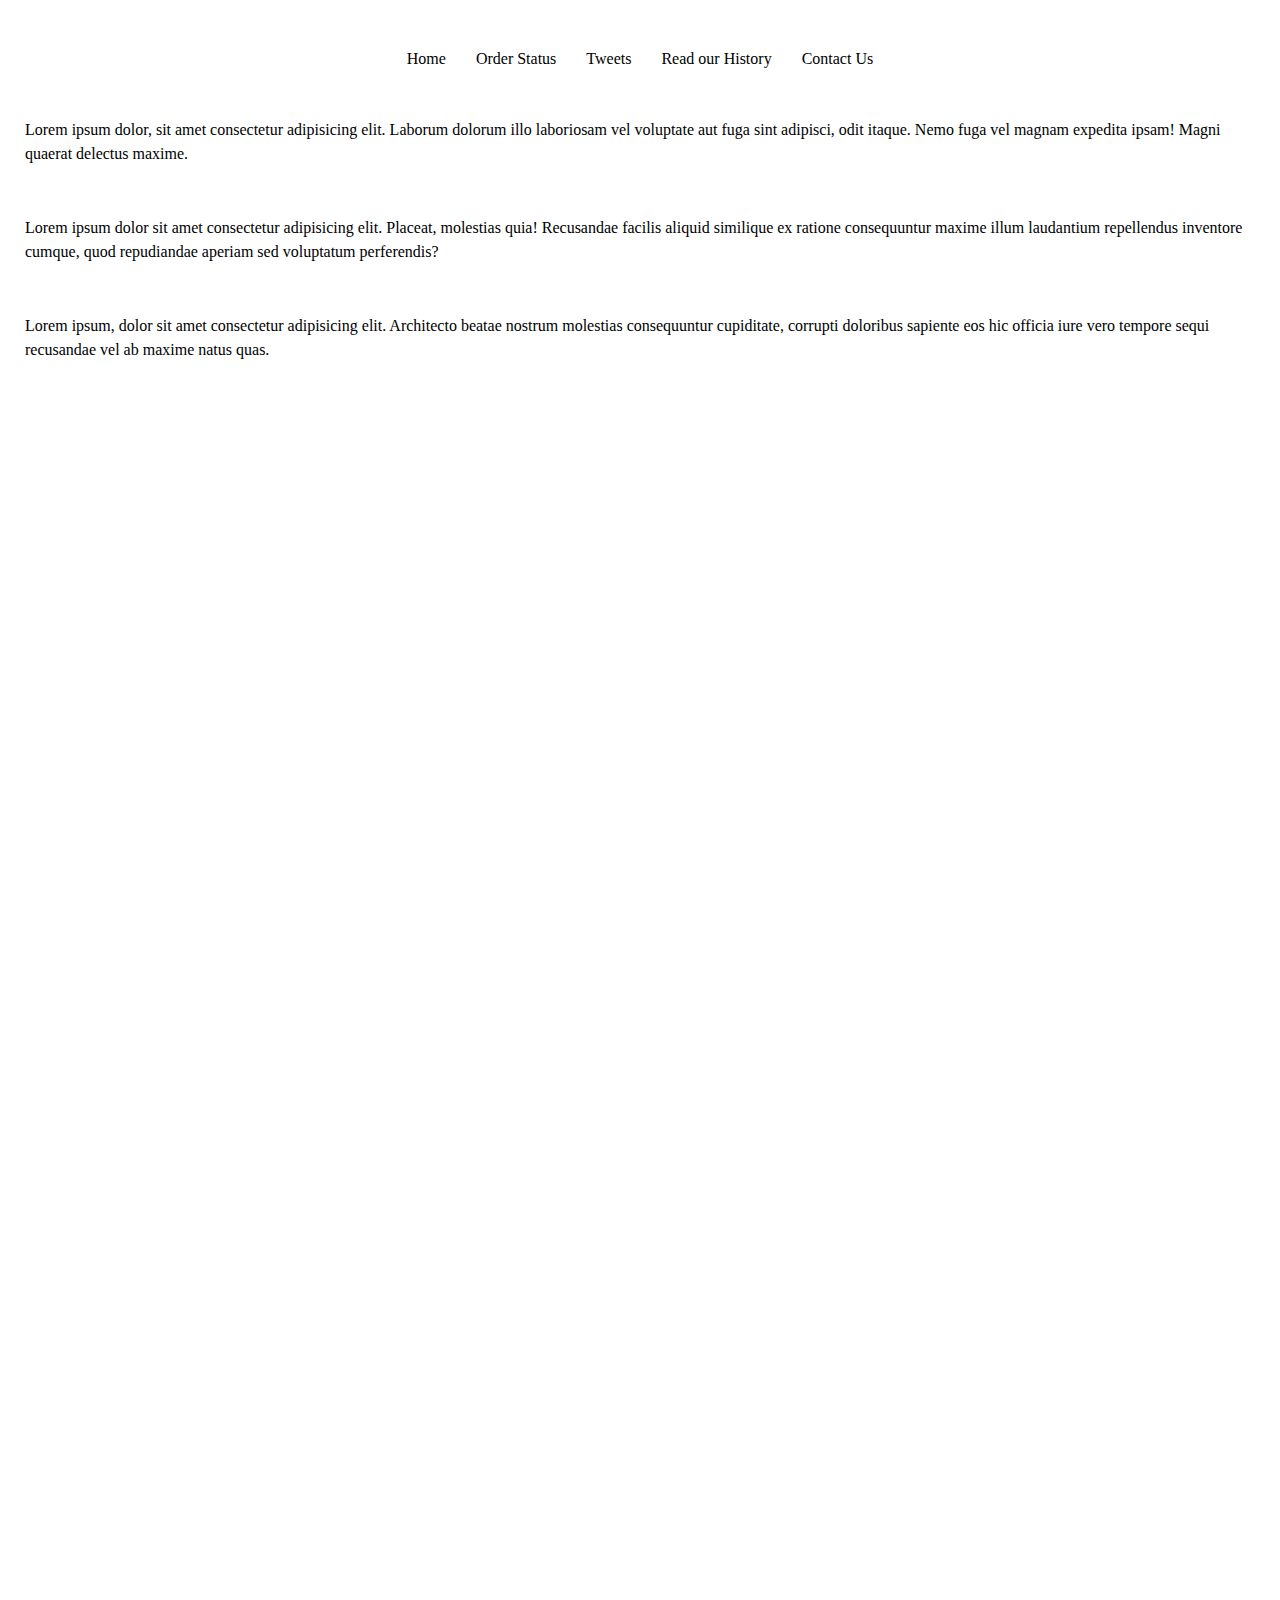
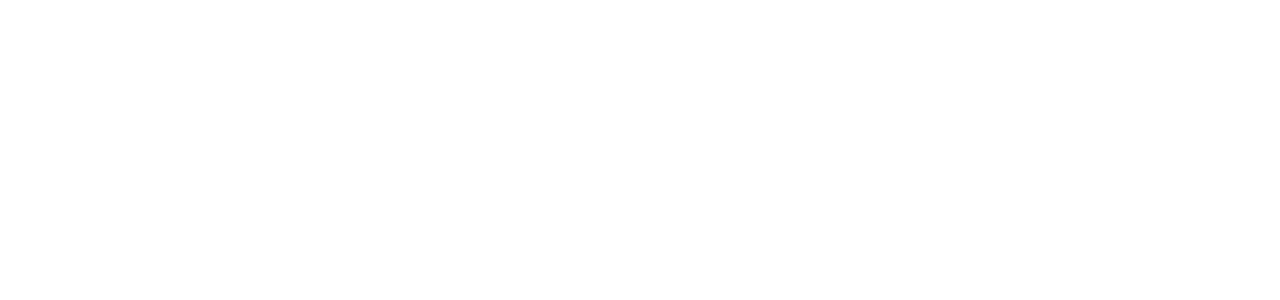
<file: links-follow/index.html>
<!DOCTYPE html>
<html lang="en">

<head>
    <meta charset="UTF-8">
    <meta name="viewport" content="width=device-width, initial-scale=1.0">
    <title>Follow Links</title>
    <link rel="stylesheet" href="./style.css">

</head>

<body>
    <nav>
        <ul>
            <li><a href="">Home</a></li>
            <li><a href="">Order Status</a></li>
            <li><a href="">Tweets</a></li>
            <li><a href="">Read our History</a></li>
            <li><a href="">Contact Us</a></li>
        </ul>
    </nav>

    <article>
        <p>Lorem ipsum dolor, sit amet consectetur adipisicing elit. Laborum dolorum illo laboriosam vel voluptate aut fuga sint adipisci, odit itaque. Nemo fuga vel magnam expedita ipsam! Magni quaerat delectus maxime.</p>

        <p>Lorem ipsum dolor sit amet consectetur adipisicing elit. Placeat, molestias quia! Recusandae facilis aliquid similique ex ratione consequuntur maxime illum laudantium repellendus inventore cumque, quod repudiandae aperiam sed voluptatum perferendis?</p>

        <p>Lorem ipsum, dolor sit amet consectetur adipisicing elit. Architecto beatae nostrum molestias consequuntur cupiditate, corrupti doloribus sapiente eos hic officia iure vero tempore sequi recusandae vel ab maxime natus quas.</p>
    </article>


    <script src="./main.js"></script>
</body>

</html>
</file>
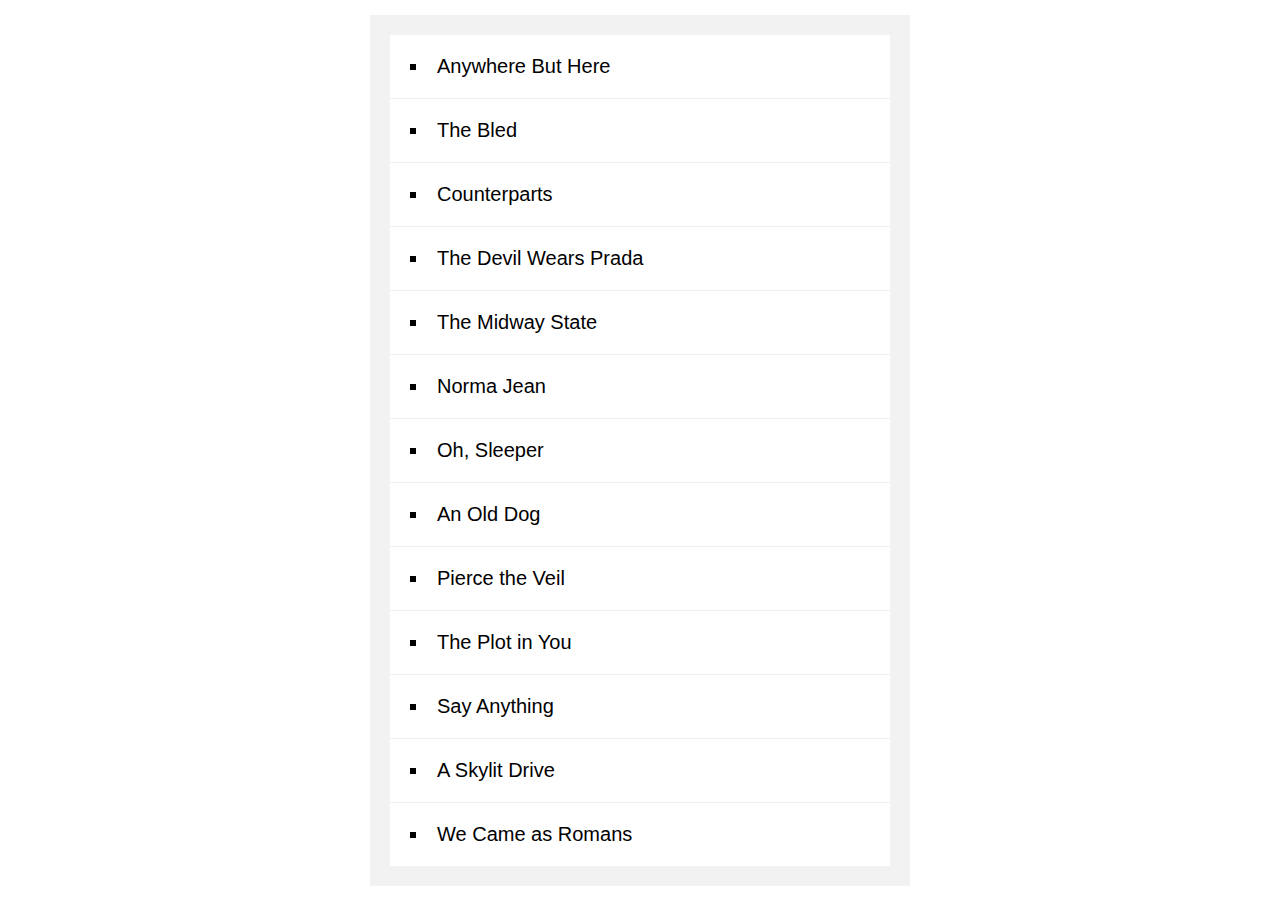
<file: Sorting-Band/index.html>
<!DOCTYPE html>
<html lang="en">

<head>
    <meta charset="UTF-8">
    <meta name="viewport" content="width=device-width, initial-scale=1.0">
    <title>Sorting Band</title>
    <link rel="stylesheet" href="style.css">
</head>

<body>

    <ul id="bands"></ul>

    <script src="./main.js"></script>
</body>

</html>
</file>
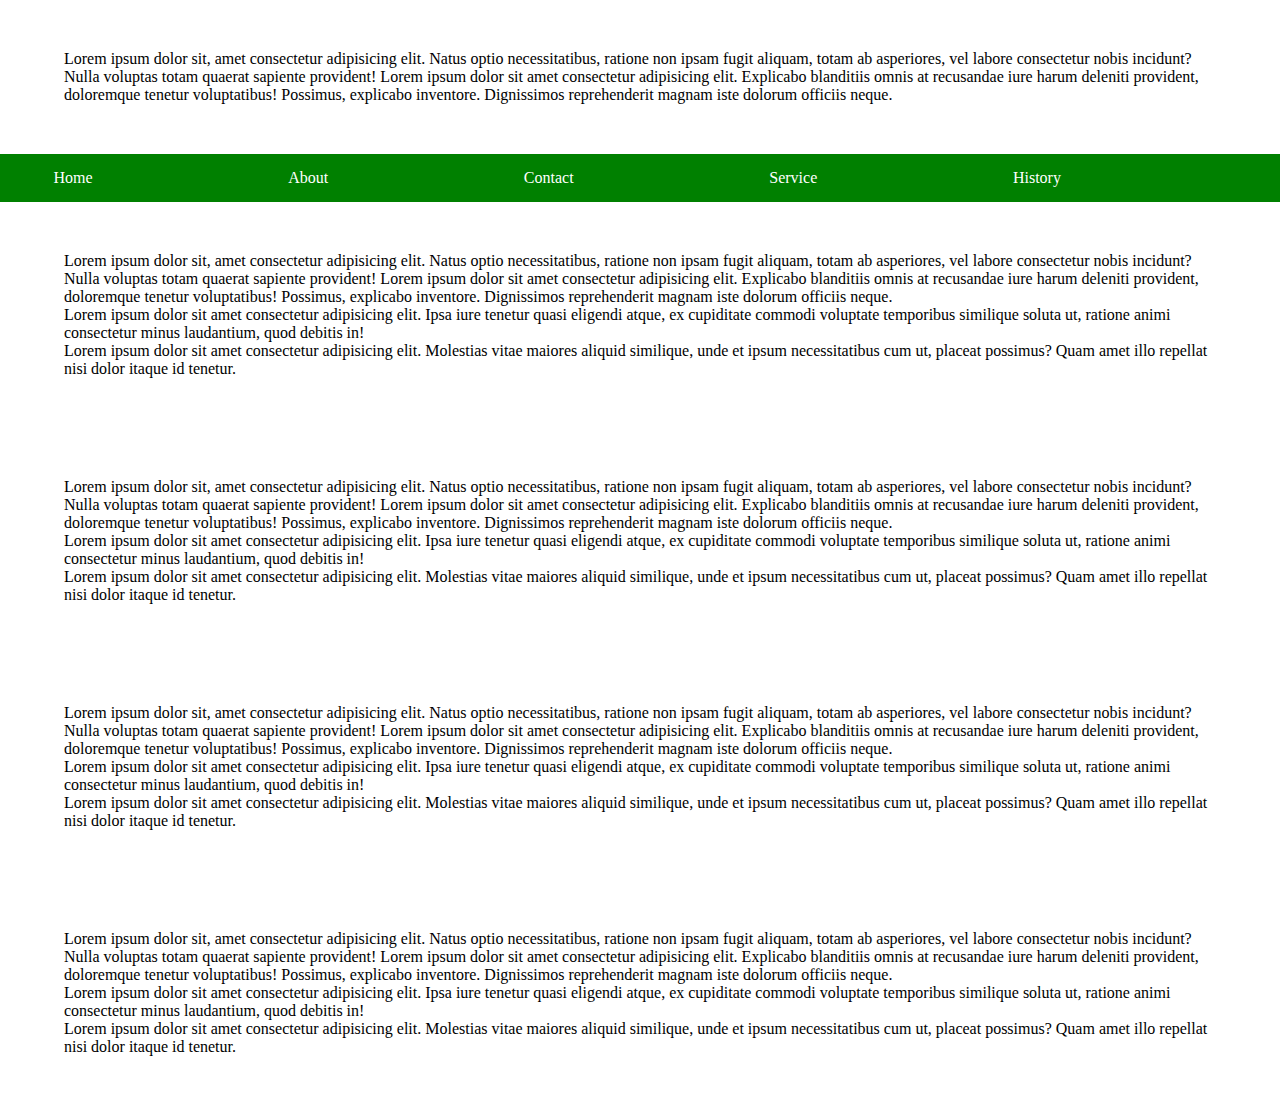
<file: Sticky-Bar/index.html>
<!DOCTYPE html>
<html lang="en">

<head>
    <meta charset="UTF-8">
    <meta name="viewport" content="width=device-width, initial-scale=1.0">
    <title>Sticky Bar</title>
    <link rel="stylesheet" href="./stye.css?v=0.1">
</head>

<body>

    <div class="container">
        <p>Lorem ipsum dolor sit, amet consectetur adipisicing elit. Natus optio necessitatibus, ratione non ipsam fugit aliquam, totam ab asperiores, vel labore consectetur nobis incidunt? Nulla voluptas totam quaerat sapiente provident! Lorem ipsum dolor sit amet consectetur adipisicing elit. Explicabo blanditiis omnis at recusandae iure harum deleniti provident, doloremque tenetur voluptatibus! Possimus, explicabo inventore. Dignissimos reprehenderit magnam iste dolorum officiis neque.</p>
    </div>

    <div class="sticky-bar">
        <ul>
            <li>Home</li>
            <li>About</li>
            <li>Contact</li>
            <li>Service</li>
            <li>History</li>
        </ul>
    </div>

    <div class="container">
        <p>Lorem ipsum dolor sit, amet consectetur adipisicing elit. Natus optio necessitatibus, ratione non ipsam fugit aliquam, totam ab asperiores, vel labore consectetur nobis incidunt? Nulla voluptas totam quaerat sapiente provident! Lorem ipsum dolor sit amet consectetur adipisicing elit. Explicabo blanditiis omnis at recusandae iure harum deleniti provident, doloremque tenetur voluptatibus! Possimus, explicabo inventore. Dignissimos reprehenderit magnam iste dolorum officiis neque.</p>

        <p>Lorem ipsum dolor sit amet consectetur adipisicing elit. Ipsa iure tenetur quasi eligendi atque, ex cupiditate commodi voluptate temporibus similique soluta ut, ratione animi consectetur minus laudantium, quod debitis in!</p>

        <p>
            Lorem ipsum dolor sit amet consectetur adipisicing elit. Molestias vitae maiores aliquid similique, unde et ipsum necessitatibus cum ut, placeat possimus? Quam amet illo repellat nisi dolor itaque id tenetur.
        </p>
    </div>

    <div class="container">
        <p>Lorem ipsum dolor sit, amet consectetur adipisicing elit. Natus optio necessitatibus, ratione non ipsam fugit aliquam, totam ab asperiores, vel labore consectetur nobis incidunt? Nulla voluptas totam quaerat sapiente provident! Lorem ipsum dolor sit amet consectetur adipisicing elit. Explicabo blanditiis omnis at recusandae iure harum deleniti provident, doloremque tenetur voluptatibus! Possimus, explicabo inventore. Dignissimos reprehenderit magnam iste dolorum officiis neque.</p>

        <p>Lorem ipsum dolor sit amet consectetur adipisicing elit. Ipsa iure tenetur quasi eligendi atque, ex cupiditate commodi voluptate temporibus similique soluta ut, ratione animi consectetur minus laudantium, quod debitis in!</p>

        <p>
            Lorem ipsum dolor sit amet consectetur adipisicing elit. Molestias vitae maiores aliquid similique, unde et ipsum necessitatibus cum ut, placeat possimus? Quam amet illo repellat nisi dolor itaque id tenetur.
        </p>
    </div>


    <div class="container">
        <p>Lorem ipsum dolor sit, amet consectetur adipisicing elit. Natus optio necessitatibus, ratione non ipsam fugit aliquam, totam ab asperiores, vel labore consectetur nobis incidunt? Nulla voluptas totam quaerat sapiente provident! Lorem ipsum dolor sit amet consectetur adipisicing elit. Explicabo blanditiis omnis at recusandae iure harum deleniti provident, doloremque tenetur voluptatibus! Possimus, explicabo inventore. Dignissimos reprehenderit magnam iste dolorum officiis neque.</p>

        <p>Lorem ipsum dolor sit amet consectetur adipisicing elit. Ipsa iure tenetur quasi eligendi atque, ex cupiditate commodi voluptate temporibus similique soluta ut, ratione animi consectetur minus laudantium, quod debitis in!</p>

        <p>
            Lorem ipsum dolor sit amet consectetur adipisicing elit. Molestias vitae maiores aliquid similique, unde et ipsum necessitatibus cum ut, placeat possimus? Quam amet illo repellat nisi dolor itaque id tenetur.
        </p>
    </div>


    <div class="container">
        <p>Lorem ipsum dolor sit, amet consectetur adipisicing elit. Natus optio necessitatibus, ratione non ipsam fugit aliquam, totam ab asperiores, vel labore consectetur nobis incidunt? Nulla voluptas totam quaerat sapiente provident! Lorem ipsum dolor sit amet consectetur adipisicing elit. Explicabo blanditiis omnis at recusandae iure harum deleniti provident, doloremque tenetur voluptatibus! Possimus, explicabo inventore. Dignissimos reprehenderit magnam iste dolorum officiis neque.</p>

        <p>Lorem ipsum dolor sit amet consectetur adipisicing elit. Ipsa iure tenetur quasi eligendi atque, ex cupiditate commodi voluptate temporibus similique soluta ut, ratione animi consectetur minus laudantium, quod debitis in!</p>

        <p>
            Lorem ipsum dolor sit amet consectetur adipisicing elit. Molestias vitae maiores aliquid similique, unde et ipsum necessitatibus cum ut, placeat possimus? Quam amet illo repellat nisi dolor itaque id tenetur.
        </p>
    </div>


    <script src="./main.js"></script>




</body>

</html>
</file>
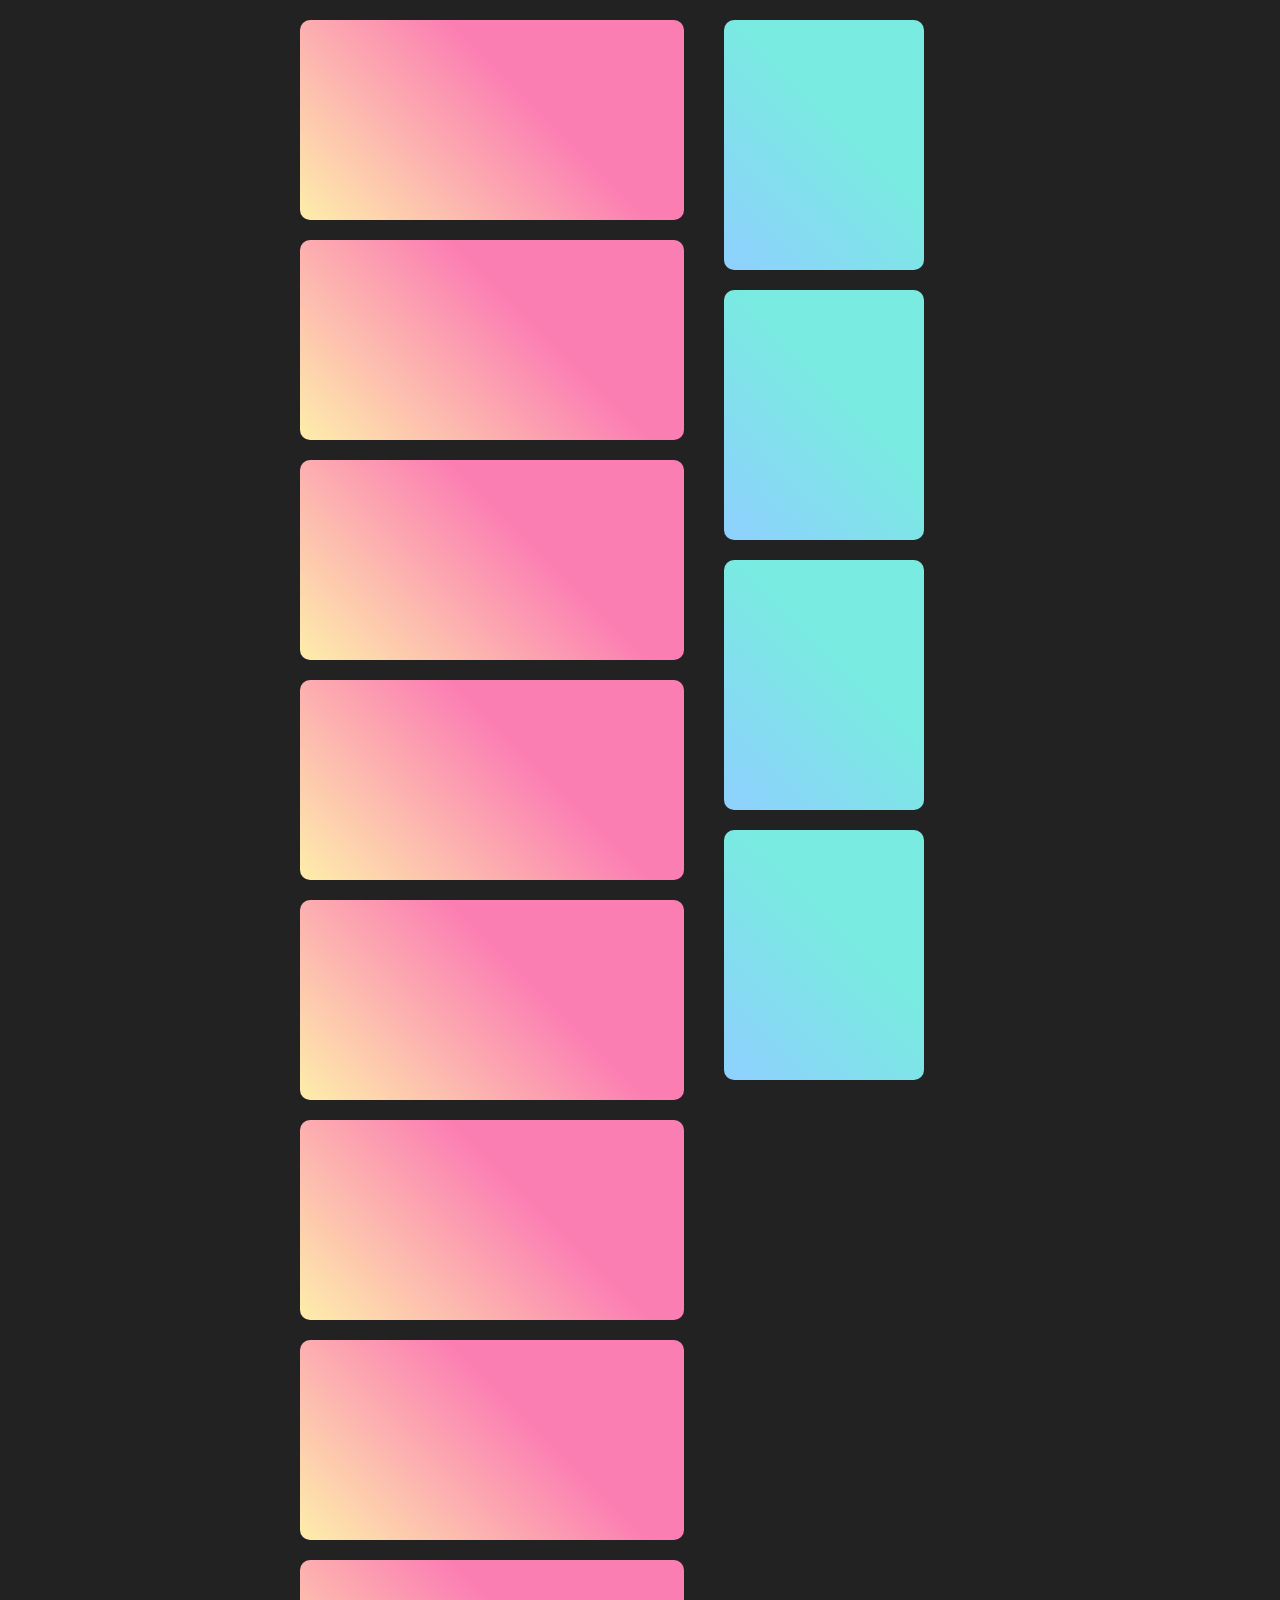
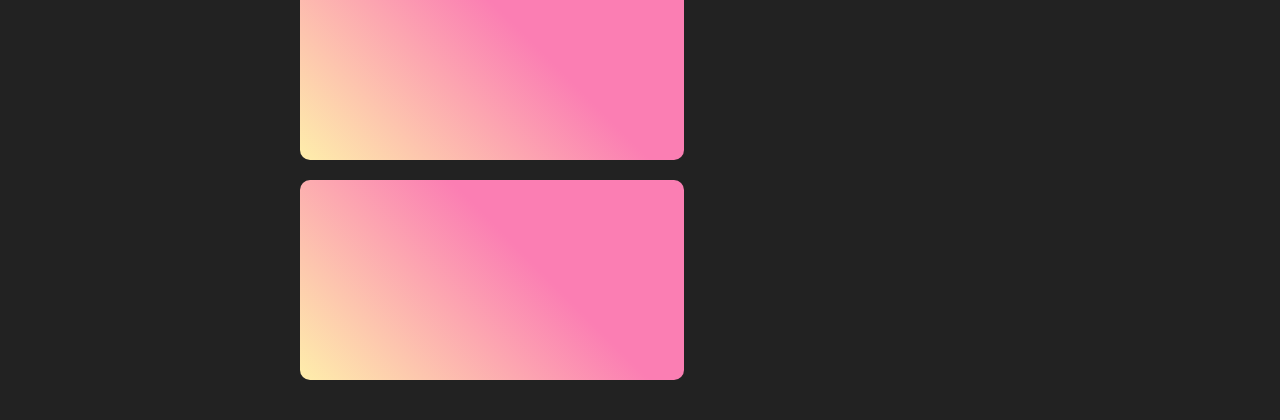
<file: Sticky-Sidebar/index.html>
<!DOCTYPE html>
<html lang="en">

<head>
    <meta charset="UTF-8">
    <meta name="viewport" content="width=device-width, initial-scale=1.0">
    <title>Sticky Sidebar</title>

    <link rel="stylesheet" href="./style.css">
</head>

<body>
    <div class="main">
        <div></div>
        <div></div>
        <div></div>
        <div></div>
        <div></div>
        <div></div>
        <div></div>
        <div></div>
        <div></div>
    </div>
    <div class="sidebar">
        <div class="content-wrapper">
            <div></div>
            <div></div>
            <div></div>
            <div></div>
        </div>
    </div>


    <script src="./main.js"></script>
</body>

</html>
</file>
<file: links-follow/style.css>
body {
  margin: 50px auto;
  width: 100%;
  max-width: 1280px;
  padding: 0 25px;
  height: 200vh;
}

*,
*::before,
*::after {
  margin: 0;
  padding: 0;
  box-sizing: border-box;
}

nav ul {
  list-style: none;
  display: flex;
  justify-content: center;
  gap: 30px;
}
nav ul li {
  display: block;
}
nav ul li a {
  font-size: 16px;
  font-weight: 400;
  color: #000;
  text-decoration: none;
}

article {
  padding: 50px 0;
}
article p {
  line-height: 1.5;
  font-size: 16px;
  margin-bottom: 50px;
}

.highlight {
  display: block;
  position: absolute;
  left: 0;
  top: 0;
  background: greenyellow;
  border-radius: 10px;
  z-index: -1;
  transition: all 0.3s ease;
}/*# sourceMappingURL=style.css.map */
</file>
<file: Sorting-Band/style.css>
*,
*::before,
*::after {
  padding: 0;
  margin: 0;
  box-sizing: border-box;
}

body {
  margin: 0;
  font-family: sans-serif;
  background: url("https://source.unsplash.com/nDqA4d5NL0k/2000x2000");
  background-size: cover;
  display: flex;
  align-items: center;
  min-height: 100vh;
}

#bands {
  list-style: inside square;
  font-size: 20px;
  background: white;
  width: 500px;
  margin: auto;
  padding: 0;
  box-shadow: 0 0 0 20px rgba(0, 0, 0, 0.05);
}

#bands li {
  border-bottom: 1px solid #efefef;
  padding: 20px;
}

#bands li:last-child {
  border-bottom: 0;
}

a {
  color: #ffc600;
  text-decoration: none;
}/*# sourceMappingURL=style.css.map */
</file>
<file: Sticky-Bar/stye.css>
*, *::before, *::after {
  margin: 0;
  padding: 0;
  box-sizing: border-box;
}

.container {
  margin: 0 auto;
  width: 100%;
  max-width: 1280px;
  padding: 50px 5%;
}

.sticky-bar {
  display: block;
  width: 100%;
  padding: 0 3%;
  margin: 0 auto;
  background: green;
  top: 0;
  transition: all 0.5s ease;
}
.sticky-bar ul {
  list-style: none;
  display: flex;
}
.sticky-bar ul li {
  font-size: 16px;
  flex: 1 1 auto;
  background: green;
  color: white;
  padding: 15px;
}

.sticky .sticky-bar {
  position: fixed;
  box-shadow: 0 5px 5px rgba(0, 0, 0, 0.1);
}/*# sourceMappingURL=stye.css.map */
</file>
<file: Sticky-Sidebar/style.css>
body {
  width: 100%;
  height: 100%;
  margin:0;
  display: flex;
  flex-direction: row;
  justify-content: center;
  background:#222;
  font-family:Arial, Helvetica, sans-serif;
  font-size: 20px;
  color:white;
}
.main {
  width:30%;
  margin: 20px;
}
.sidebar {
  width: 20%;
  margin: 20px;
}
.main div {
  width:100%;
  height:200px;
  background:linear-gradient(45deg, #feeeab 0%, #fb7eb3 60%);
  margin-bottom:20px;
  border-radius: 10px;
}
.sidebar .content-wrapper div {
  width:200px;
  height:250px;
  border-radius: 10px;
  background:linear-gradient(45deg, #8fd0ff 0%, #79ebe0 60%);
  margin-bottom:20px;
}
</file>
